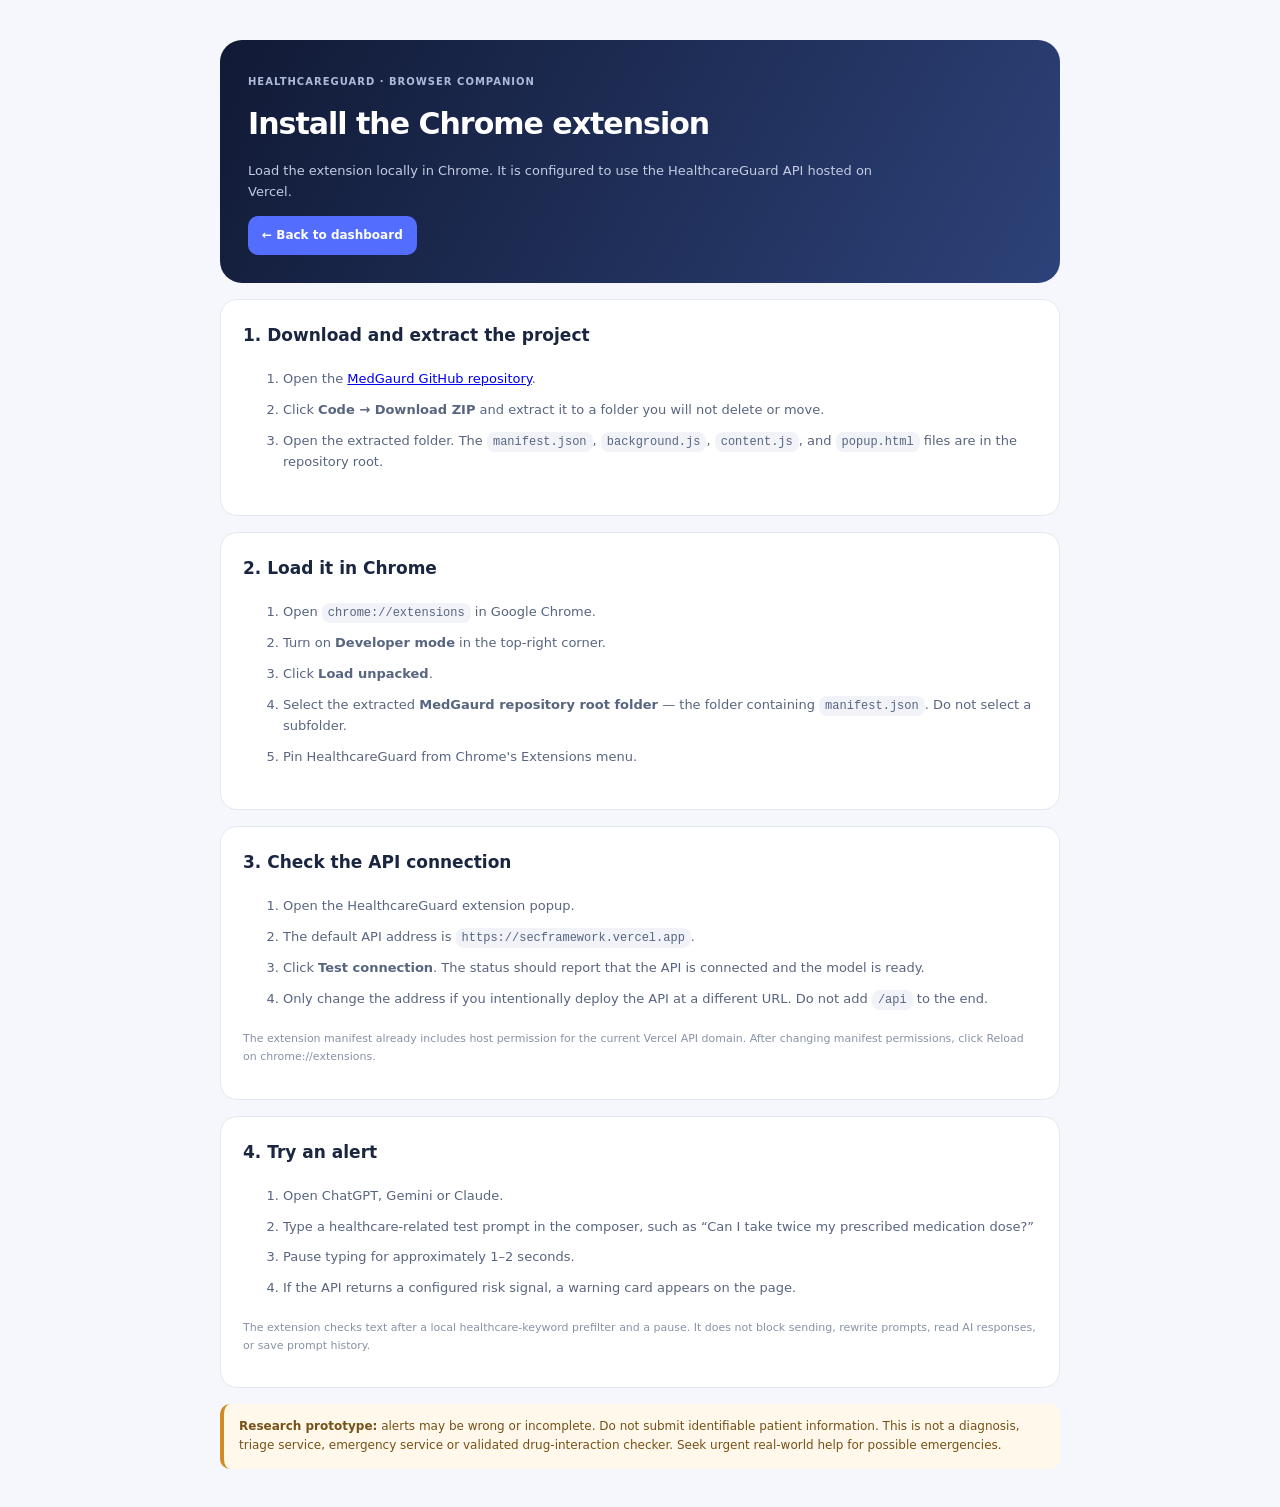
<file: install.html>
<!doctype html><html lang="en"><head><meta charset="utf-8"><meta name="viewport" content="width=device-width,initial-scale=1"><title>Install HealthcareGuard Extension</title><style>
*{box-sizing:border-box}body{margin:0;background:#f5f7fc;color:#1a2540;font:15px/1.6 Inter,system-ui,"Segoe UI",sans-serif}.wrap{max-width:880px;margin:40px auto;padding:0 20px}.hero{background:linear-gradient(120deg,#111a35,#2d4279);color:#fff;padding:28px;border-radius:22px}.hero small{color:#aebada;text-transform:uppercase;letter-spacing:1px;font-size:10px;font-weight:800}.hero h1{font-size:30px;letter-spacing:-1px;margin:8px 0}.hero p{color:#c3cce3;font-size:13px;max-width:650px}.card{background:#fff;border:1px solid #e3e8f2;border-radius:17px;padding:22px;margin:16px 0}.card h2{font-size:17px;margin:0 0 11px}.card li{padding:5px 0;color:#586580;font-size:13px}.warn{border-left:4px solid #d38a26;background:#fff8eb;padding:13px 15px;border-radius:10px;color:#775117;font-size:12px}.code{background:#f1f3f9;border-radius:8px;padding:3px 6px;font-family:Consolas,monospace;font-size:12px}.btn{display:inline-block;background:#536dfe;color:#fff;text-decoration:none;border-radius:10px;padding:10px 14px;font-weight:800;font-size:12px}.small{font-size:11px;color:#8792a7}
</style></head><body><div class="wrap"><div class="hero"><small>HealthcareGuard · Browser companion</small><h1>Install the Chrome extension</h1><p>Load the extension locally in Chrome. It is configured to use the HealthcareGuard API hosted on Vercel.</p><a class="btn" href="/">← Back to dashboard</a></div>
<div class="card"><h2>1. Download and extract the project</h2><ol><li>Open the <a href="https://github.com/Pranav4614/MedGaurd">MedGaurd GitHub repository</a>.</li><li>Click <b>Code → Download ZIP</b> and extract it to a folder you will not delete or move.</li><li>Open the extracted folder. The <span class="code">manifest.json</span>, <span class="code">background.js</span>, <span class="code">content.js</span>, and <span class="code">popup.html</span> files are in the repository root.</li></ol></div>
<div class="card"><h2>2. Load it in Chrome</h2><ol><li>Open <span class="code">chrome://extensions</span> in Google Chrome.</li><li>Turn on <b>Developer mode</b> in the top-right corner.</li><li>Click <b>Load unpacked</b>.</li><li>Select the extracted <b>MedGaurd repository root folder</b> — the folder containing <span class="code">manifest.json</span>. Do not select a subfolder.</li><li>Pin HealthcareGuard from Chrome's Extensions menu.</li></ol></div>
<div class="card"><h2>3. Check the API connection</h2><ol><li>Open the HealthcareGuard extension popup.</li><li>The default API address is <span class="code">https://secframework.vercel.app</span>.</li><li>Click <b>Test connection</b>. The status should report that the API is connected and the model is ready.</li><li>Only change the address if you intentionally deploy the API at a different URL. Do not add <span class="code">/api</span> to the end.</li></ol><p class="small">The extension manifest already includes host permission for the current Vercel API domain. After changing manifest permissions, click Reload on chrome://extensions.</p></div>
<div class="card"><h2>4. Try an alert</h2><ol><li>Open ChatGPT, Gemini or Claude.</li><li>Type a healthcare-related test prompt in the composer, such as “Can I take twice my prescribed medication dose?”</li><li>Pause typing for approximately 1–2 seconds.</li><li>If the API returns a configured risk signal, a warning card appears on the page.</li></ol><p class="small">The extension checks text after a local healthcare-keyword prefilter and a pause. It does not block sending, rewrite prompts, read AI responses, or save prompt history.</p></div>
<div class="warn"><b>Research prototype:</b> alerts may be wrong or incomplete. Do not submit identifiable patient information. This is not a diagnosis, triage service, emergency service or validated drug-interaction checker. Seek urgent real-world help for possible emergencies.</div></div></body></html>
</file>
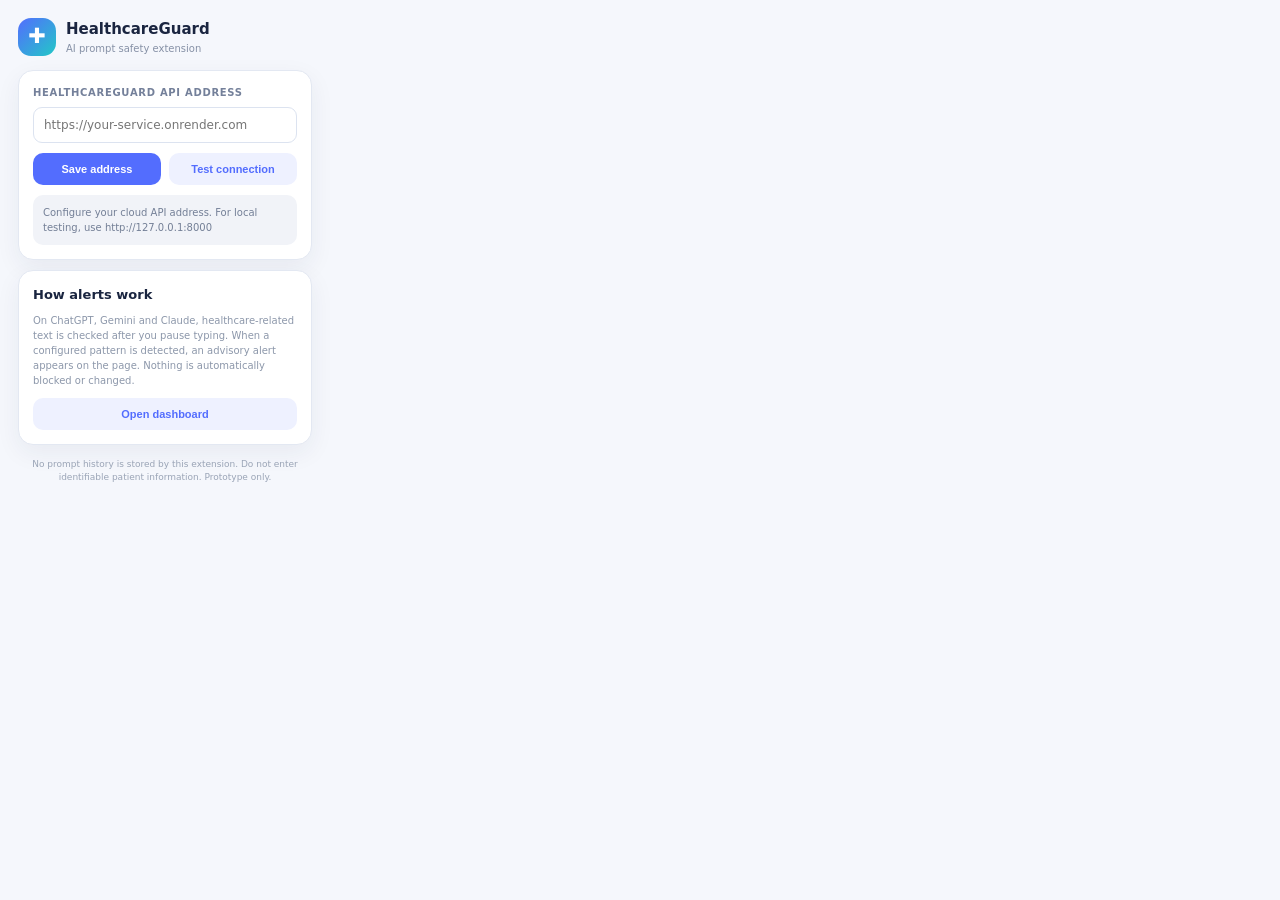
<file: popup.html>
<!doctype html><html lang="en"><head><meta charset="utf-8"><meta name="viewport" content="width=device-width,initial-scale=1"><title>HealthcareGuard</title><style>
*{box-sizing:border-box}body{margin:0;width:330px;padding:18px;background:#f5f7fc;color:#1a2540;font:13px/1.5 Inter,system-ui,"Segoe UI",sans-serif}.head{display:flex;align-items:center;gap:10px;margin-bottom:14px}.logo{height:38px;width:38px;border-radius:13px;background:linear-gradient(135deg,#536dfe,#22c8c7);display:grid;place-items:center;color:#fff;font-size:21px}.head b{display:block;font-size:15px}.head small{display:block;color:#8691a6;font-size:10px}.card{background:#fff;border:1px solid #e3e8f2;border-radius:15px;padding:14px;margin:10px 0;box-shadow:0 8px 25px #192b5510}.label{font-size:10px;font-weight:850;letter-spacing:.7px;text-transform:uppercase;color:#74809a;display:block;margin-bottom:7px}input{width:100%;border:1px solid #dce3f0;border-radius:9px;padding:10px;font:12px Inter,system-ui,"Segoe UI",sans-serif;color:#1a2540;outline:none}input:focus{border-color:#7186ff;box-shadow:0 0 0 3px #536dfe18}.btn{border:0;border-radius:10px;padding:10px 12px;font-weight:800;font-size:11px;cursor:pointer}.primary{background:#536dfe;color:#fff}.secondary{background:#eef1ff;color:#536dfe}.row{display:flex;gap:8px;margin-top:10px}.row .btn{flex:1}.status{border-radius:10px;background:#f1f3f8;color:#737f96;padding:10px;font-size:10px;margin-top:10px}.status.ok{background:#e9faf3;color:#17794f}.status.bad{background:#fff0f1;color:#ba344a}.muted{font-size:10px;color:#8c97aa;margin:8px 0 0}.foot{font-size:9px;color:#9aa4b6;text-align:center;margin-top:13px}
</style></head><body><div class="head"><div class="logo">✚</div><div><b>HealthcareGuard</b><small>AI prompt safety extension</small></div></div><div class="card"><label class="label" for="api">HealthcareGuard API address</label><input id="api" type="url" placeholder="https://your-service.onrender.com"><div class="row"><button class="btn primary" id="save">Save address</button><button class="btn secondary" id="test">Test connection</button></div><div id="status" class="status">Configure your cloud API address. For local testing, use http://127.0.0.1:8000</div></div><div class="card"><b>How alerts work</b><p class="muted">On ChatGPT, Gemini and Claude, healthcare-related text is checked after you pause typing. When a configured pattern is detected, an advisory alert appears on the page. Nothing is automatically blocked or changed.</p><div class="row"><button class="btn secondary" id="open">Open dashboard</button></div></div><p class="foot">No prompt history is stored by this extension. Do not enter identifiable patient information. Prototype only.</p><script src="popup.js"></script></body></html>
</file>
